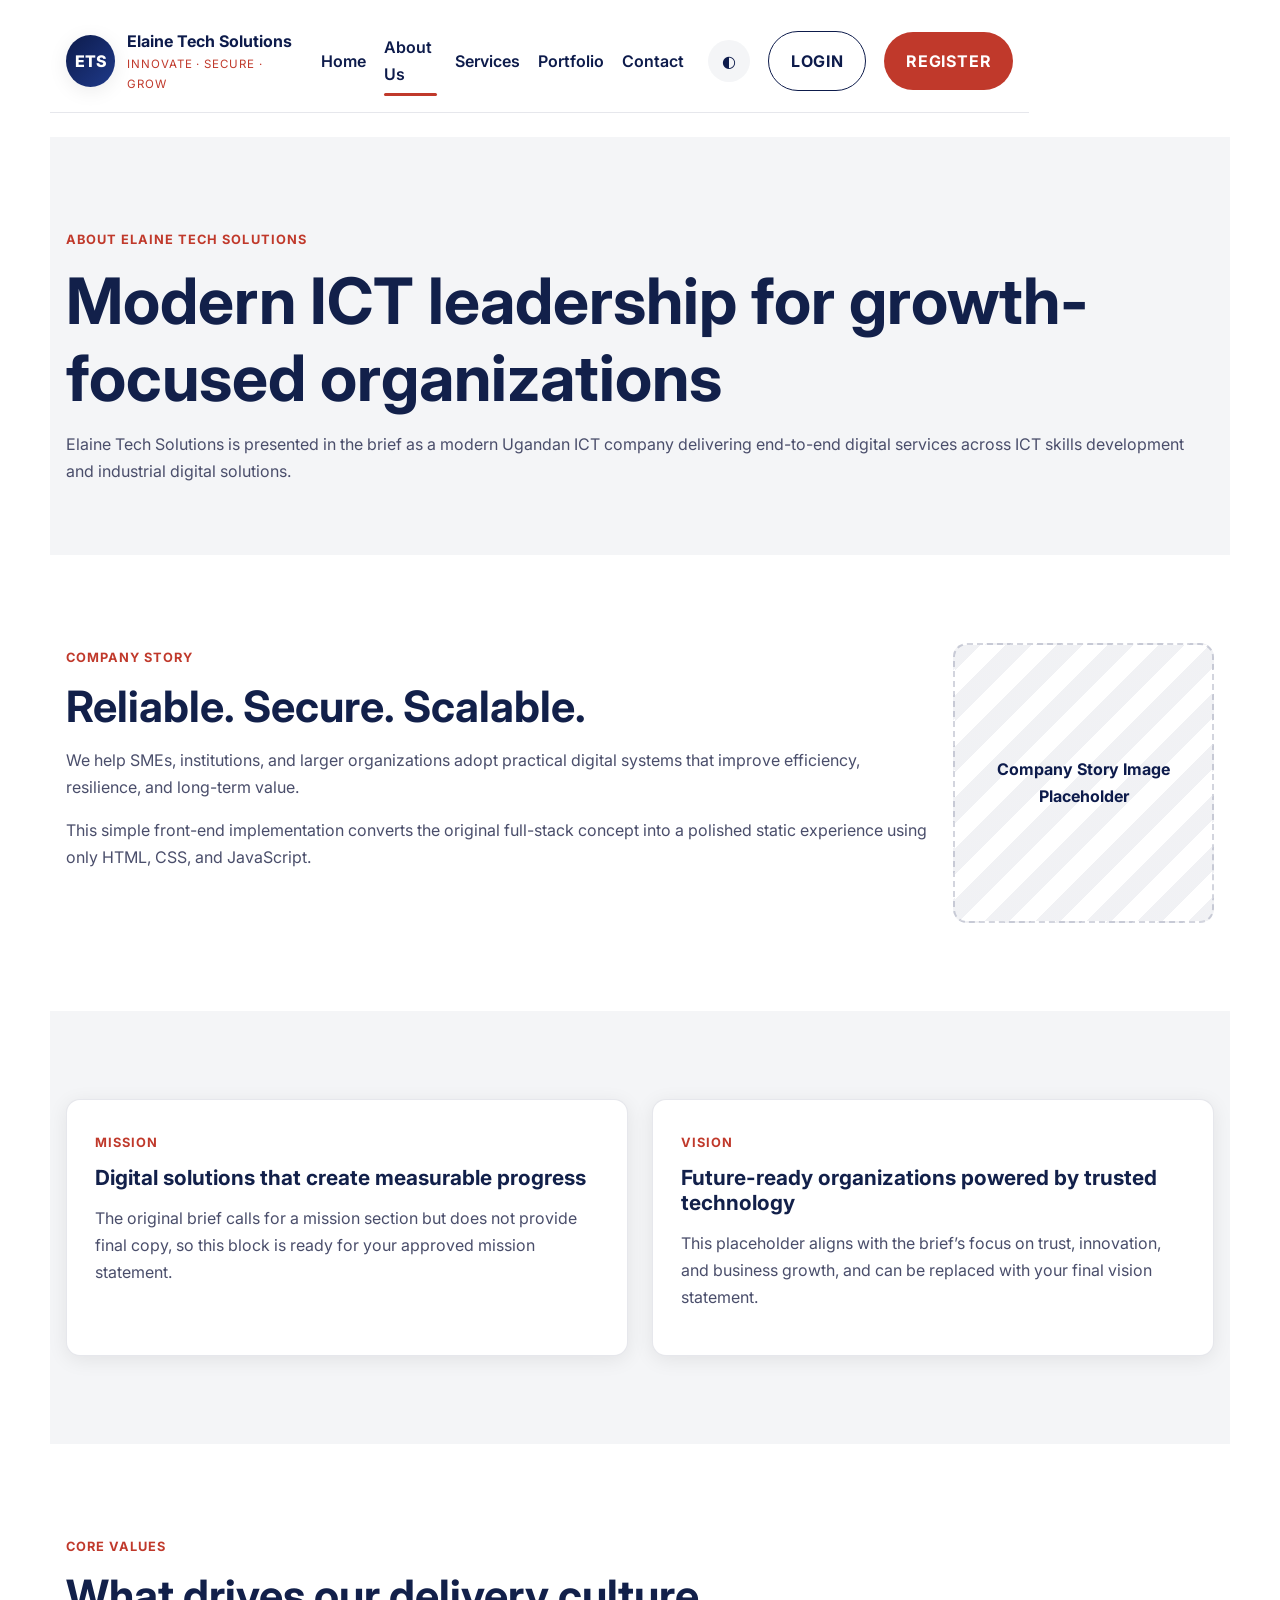
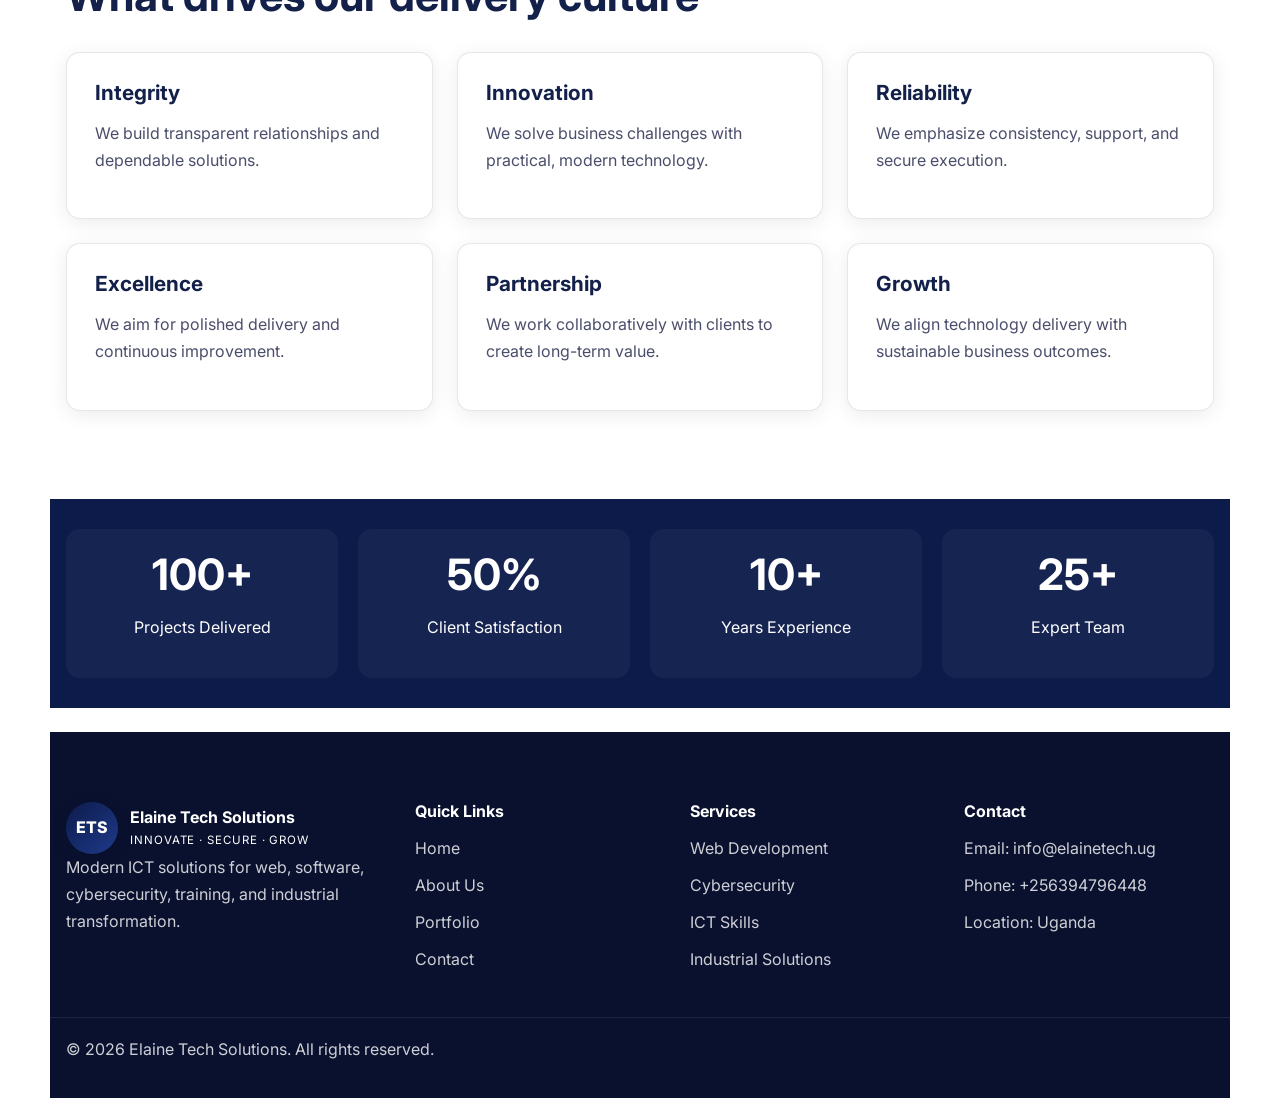
<file: about.html>
<!DOCTYPE html>
<html lang="en">
<head>
  <meta charset="UTF-8" />
  <meta name="viewport" content="width=device-width, initial-scale=1.0" />
  <title>About | Elaine Tech Solutions</title>
  <link rel="preconnect" href="https://fonts.googleapis.com" />
  <link rel="preconnect" href="https://fonts.gstatic.com" crossorigin />
  <link href="https://fonts.googleapis.com/css2?family=Inter:wght@400;500;600;700;800&display=swap" rel="stylesheet" />
  <link rel="stylesheet" href="style.css" />
</head>
<body>
    <div class="container utility-wrap">
  <header class="site-header"><div class="container nav-wrap"><a class="brand" href="index.html"><span class="brand-mark">ETS</span><span><strong>Elaine Tech Solutions</strong><small>INNOVATE · SECURE · GROW</small></span></a><button class="nav-toggle" aria-label="Toggle navigation">☰</button><nav class="site-nav"><a href="index.html">Home</a><a class="active" href="about.html">About Us</a><a href="services.html">Services</a><a href="portfolio.html">Portfolio</a><a href="contact.html">Contact</a></nav><div class="nav-actions"><button id="themeToggle" class="theme-toggle" aria-label="Toggle dark mode">◐</button><a class="btn btn-ghost" href="contact.html">Login</a><a class="btn btn-primary" href="contact.html">Register</a></div></div></header>

  <main>
    <section class="page-hero section-pad light-section">
      <div class="container reveal">
        <span class="eyebrow">About Elaine Tech Solutions</span>
        <h1>Modern ICT leadership for growth-focused organizations</h1>
        <p>Elaine Tech Solutions is presented in the brief as a modern Ugandan ICT company delivering end-to-end digital services across ICT skills development and industrial digital solutions.</p>
      </div>
    </section>

    <section class="section-pad">
      <div class="container split-feature">
        <div class="feature-copy reveal">
          <span class="eyebrow">Company story</span>
          <h2>Reliable. Secure. Scalable.</h2>
          <p>We help SMEs, institutions, and larger organizations adopt practical digital systems that improve efficiency, resilience, and long-term value.</p>
          <p>This simple front-end implementation converts the original full-stack concept into a polished static experience using only HTML, CSS, and JavaScript.</p>
        </div>
        <div class="feature-visual reveal">
          <div class="visual-block">Company Story Image Placeholder</div>
        </div>
      </div>
    </section>

    <section class="section-pad light-section">
      <div class="container card-grid two-col-grid">
        <article class="card reveal">
          <span class="eyebrow">Mission</span>
          <h3>Digital solutions that create measurable progress</h3>
          <p>The original brief calls for a mission section but does not provide final copy, so this block is ready for your approved mission statement.</p>
        </article>
        <article class="card reveal">
          <span class="eyebrow">Vision</span>
          <h3>Future-ready organizations powered by trusted technology</h3>
          <p>This placeholder aligns with the brief’s focus on trust, innovation, and business growth, and can be replaced with your final vision statement.</p>
        </article>
      </div>
    </section>

    <section class="section-pad">
      <div class="container">
        <div class="section-head reveal">
          <span class="eyebrow">Core values</span>
          <h2>What drives our delivery culture</h2>
        </div>
        <div class="card-grid services-grid">
          <article class="card reveal">
            <h3>Integrity</h3>
            <p>We build transparent relationships and dependable solutions.</p>
          </article>
          <article class="card reveal">
            <h3>Innovation</h3>
            <p>We solve business challenges with practical, modern technology.</p>
          </article>
          <article class="card reveal">
            <h3>Reliability</h3>
            <p>We emphasize consistency, support, and secure execution.</p>
          </article>
          <article class="card reveal">
            <h3>Excellence</h3>
            <p>We aim for polished delivery and continuous improvement.</p>
          </article>
          <article class="card reveal">
            <h3>Partnership</h3>
            <p>We work collaboratively with clients to create long-term value.</p>
          </article>
          <article class="card reveal">
            <h3>Growth</h3>
            <p>We align technology delivery with sustainable business outcomes.</p>
          </article>
        </div>
      </div>
    </section>

    <section class="stats-band">
      <div class="container stats-grid">
        <div class="stat-item reveal">
          <h2><span class="counter" data-target="200">0</span>+</h2>
          <p>Projects Delivered</p>
        </div>
        <div class="stat-item reveal">
          <h2><span class="counter" data-target="98">0</span>%</h2>
          <p>Client Satisfaction</p>
        </div>
        <div class="stat-item reveal">
          <h2><span class="counter" data-target="10">0</span>+</h2>
          <p>Years Experience</p>
        </div>
        <div class="stat-item reveal">
          <h2><span class="counter" data-target="50">0</span>+</h2>
          <p>Expert Team</p></div>
      </div>
    </section>
  </main>

  <footer class="site-footer">
    <div class="container footer-grid">
      <div>
        <div class="brand footer-brand">
          <span class="brand-mark">ETS</span>
          <span><strong>Elaine Tech Solutions</strong>
            <small>INNOVATE · SECURE · GROW</small></span>
          </div>
          <p>Modern ICT solutions for web, software, cybersecurity, training, and industrial transformation.</p>
        </div>
        <div>
          <h4>Quick Links</h4>
          <a href="index.html">Home</a>
          <a href="about.html">About Us</a>
          <a href="portfolio.html">Portfolio</a>
          <a href="contact.html">Contact</a>
        </div>
        <div>
          <h4>Services</h4>
          <a href="services.html">Web Development</a>
          <a href="services.html">Cybersecurity</a>
          <a href="services.html">ICT Skills</a>
          <a href="services.html">Industrial Solutions</a>
        </div>
        <div>
          <h4>Contact</h4>
          <p>Email: info@elainetech.ug</p>
        <p>Phone: +256394796448</p>
          <p>Location: Uganda</p>
        </div>
      </div>
      <div class="footer-bottom">
        <div class="container">
          <p>© 2026 Elaine Tech Solutions. All rights reserved.</p>
        </div>
      </div>
    </footer>
  <script src="main.js"></script>
</body>
</html>
</file>
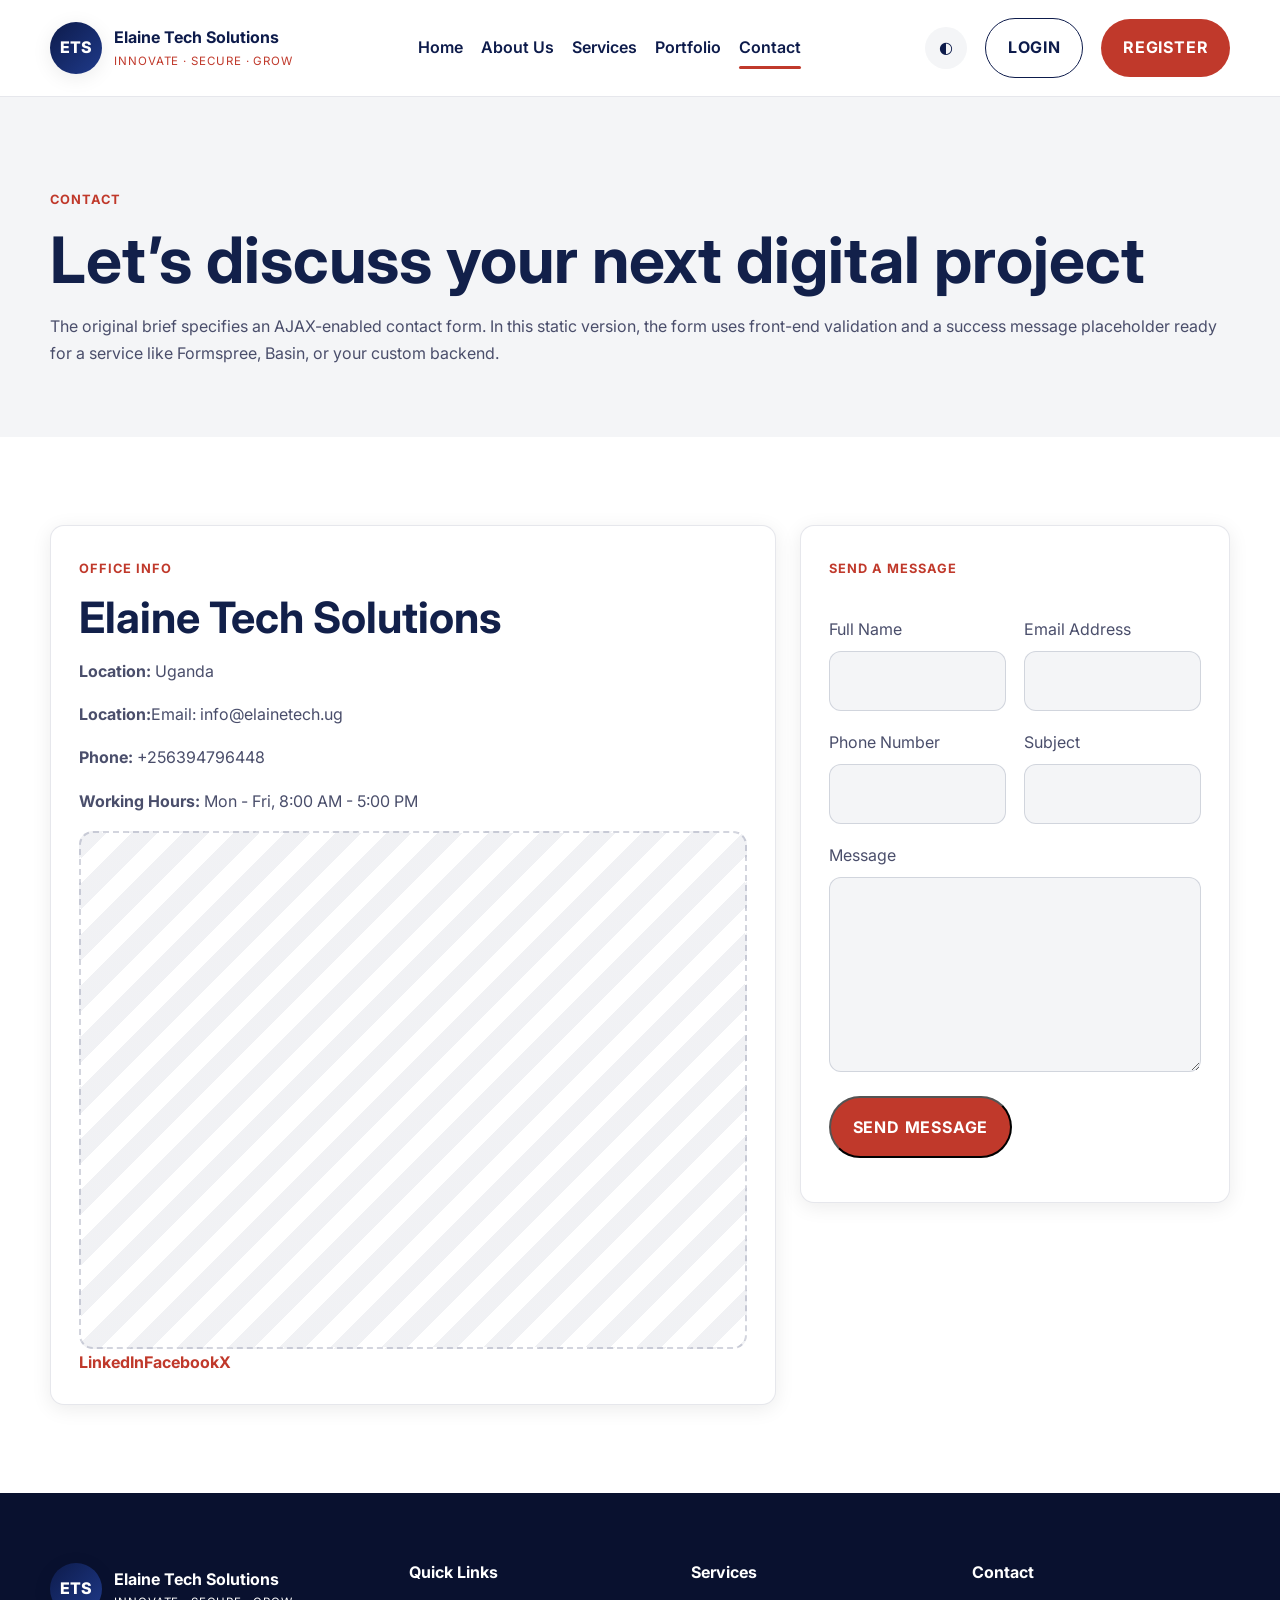
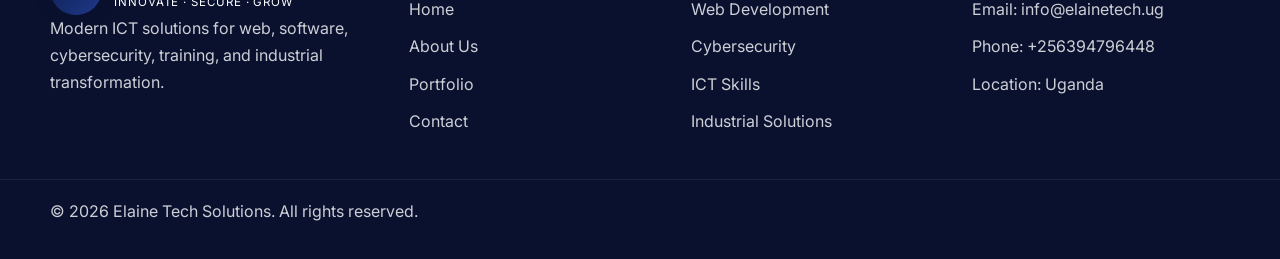
<file: contact.html>
<!DOCTYPE html>
<html lang="en">
<head>
  <meta charset="UTF-8" />
  <meta name="viewport" content="width=device-width, initial-scale=1.0" />
  <title>Contact | Elaine Tech Solutions</title>
  <link rel="preconnect" href="https://fonts.googleapis.com" />
  <link rel="preconnect" href="https://fonts.gstatic.com" crossorigin />
  <link href="https://fonts.googleapis.com/css2?family=Inter:wght@400;500;600;700;800&display=swap" rel="stylesheet" />
  <link rel="stylesheet"  href="style.css" />
</head>
<body>
  <header class="site-header"><div class="container nav-wrap"><a class="brand" href="index.html"><span class="brand-mark">ETS</span><span><strong>Elaine Tech Solutions</strong><small>INNOVATE · SECURE · GROW</small></span></a><button class="nav-toggle" aria-label="Toggle navigation">☰</button><nav class="site-nav"><a href="index.html">Home</a><a href="about.html">About Us</a><a href="services.html">Services</a><a href="portfolio.html">Portfolio</a><a class="active" href="contact.html">Contact</a></nav><div class="nav-actions"><button id="themeToggle" class="theme-toggle" aria-label="Toggle dark mode">◐</button><a class="btn btn-ghost" href="contact.html">Login</a><a class="btn btn-primary" href="contact.html">Register</a></div></div></header>

  <main>
    <section class="page-hero section-pad light-section">
      <div class="container reveal">
        <span class="eyebrow">Contact</span>
        <h1>Let’s discuss your next digital project</h1>
        <p>The original brief specifies an AJAX-enabled contact form. In this static version, the form uses front-end validation and a success message placeholder ready for a service like Formspree, Basin, or your custom backend.</p>
      </div>
    </section>

    <section class="section-pad">
      <div class="container contact-grid">
        <div class="card reveal office-card">
          <span class="eyebrow">Office info</span>
          <h2>Elaine Tech Solutions</h2>
          <p><strong>Location:</strong> Uganda</p>
           <p> <strong>Location:</strong>Email: info@elainetech.ug</p>
          <p> <strong>Phone:</strong> +256394796448</p>
          <p><strong>Working Hours:</strong> Mon - Fri, 8:00 AM - 5:00 PM</p>
          <div class="map-placeholder"><iframe src="https://www.google.com/maps/embed?pb=!1m14!1m12!1m3!1d1303.3413787310585!2d32.573762746092996!3d0.3309607681347147!2m3!1f0!2f0!3f0!3m2!1i1024!2i768!4f13.1!5e1!3m2!1sen!2sug!4v1776178247468!5m2!1sen!2sug" width="600" height="450" style="border:0;" allowfullscreen="" loading="lazy" referrerpolicy="no-referrer-when-downgrade"></iframe></div>
          <div class="social-row"><a href="#">LinkedIn</a><a href="#">Facebook</a><a href="#">X</a></div>
        </div>

        <form class="card reveal contact-form" id="contactForm">
          <span class="eyebrow">Send a message</span>
          <div class="form-grid">
            <label><span>Full Name</span><input type="text" name="name" required /></label>
            <label><span>Email Address</span><input type="email" name="email" required /></label>
            <label><span>Phone Number</span><input type="text" name="phone" /></label>
            <label><span>Subject</span><input type="text" name="subject" required /></label>
            <label class="full"><span>Message</span><textarea name="message" rows="6" required></textarea></label>
          </div>
          <button class="btn btn-primary" type="submit">Send Message</button>
          <p id="formMessage" class="form-message"></p>
        </form>
      </div>
    </section>
  </main>

  <footer class="site-footer"><div class="container footer-grid"><div>
    <div class="brand footer-brand"><span class="brand-mark">ETS</span>
      <span><strong>Elaine Tech Solutions</strong><small>INNOVATE · SECURE · GROW</small></span></div>
      <p>Modern ICT solutions for web, software, cybersecurity, training, and industrial transformation.</p></div>
      <div>
        <h4>Quick Links</h4>
        <a href="index.html">Home</a>
        <a href="about.html">About Us</a>
        <a href="portfolio.html">Portfolio</a>
        <a href="contact.html">Contact</a>
      </div>
      <div>
        <h4>Services</h4>
        <a href="services.html">Web Development</a>
        <a href="services.html">Cybersecurity</a>
        <a href="services.html">ICT Skills</a>
        <a href="services.html">Industrial Solutions</a>
      </div><div><h4>Contact</h4>
       <p>Email: info@elainetech.ug</p>
        <p>Phone: +256394796448</p>
        <p>Location: Uganda</p>
      </div>
    </div>
    <div class="footer-bottom">
      <div class="container">
        <p>© 2026 Elaine Tech Solutions. All rights reserved.</p>
      </div>
    </div>
  </footer>
  <script src="main.js"></script>
</body>
</html>
</file>
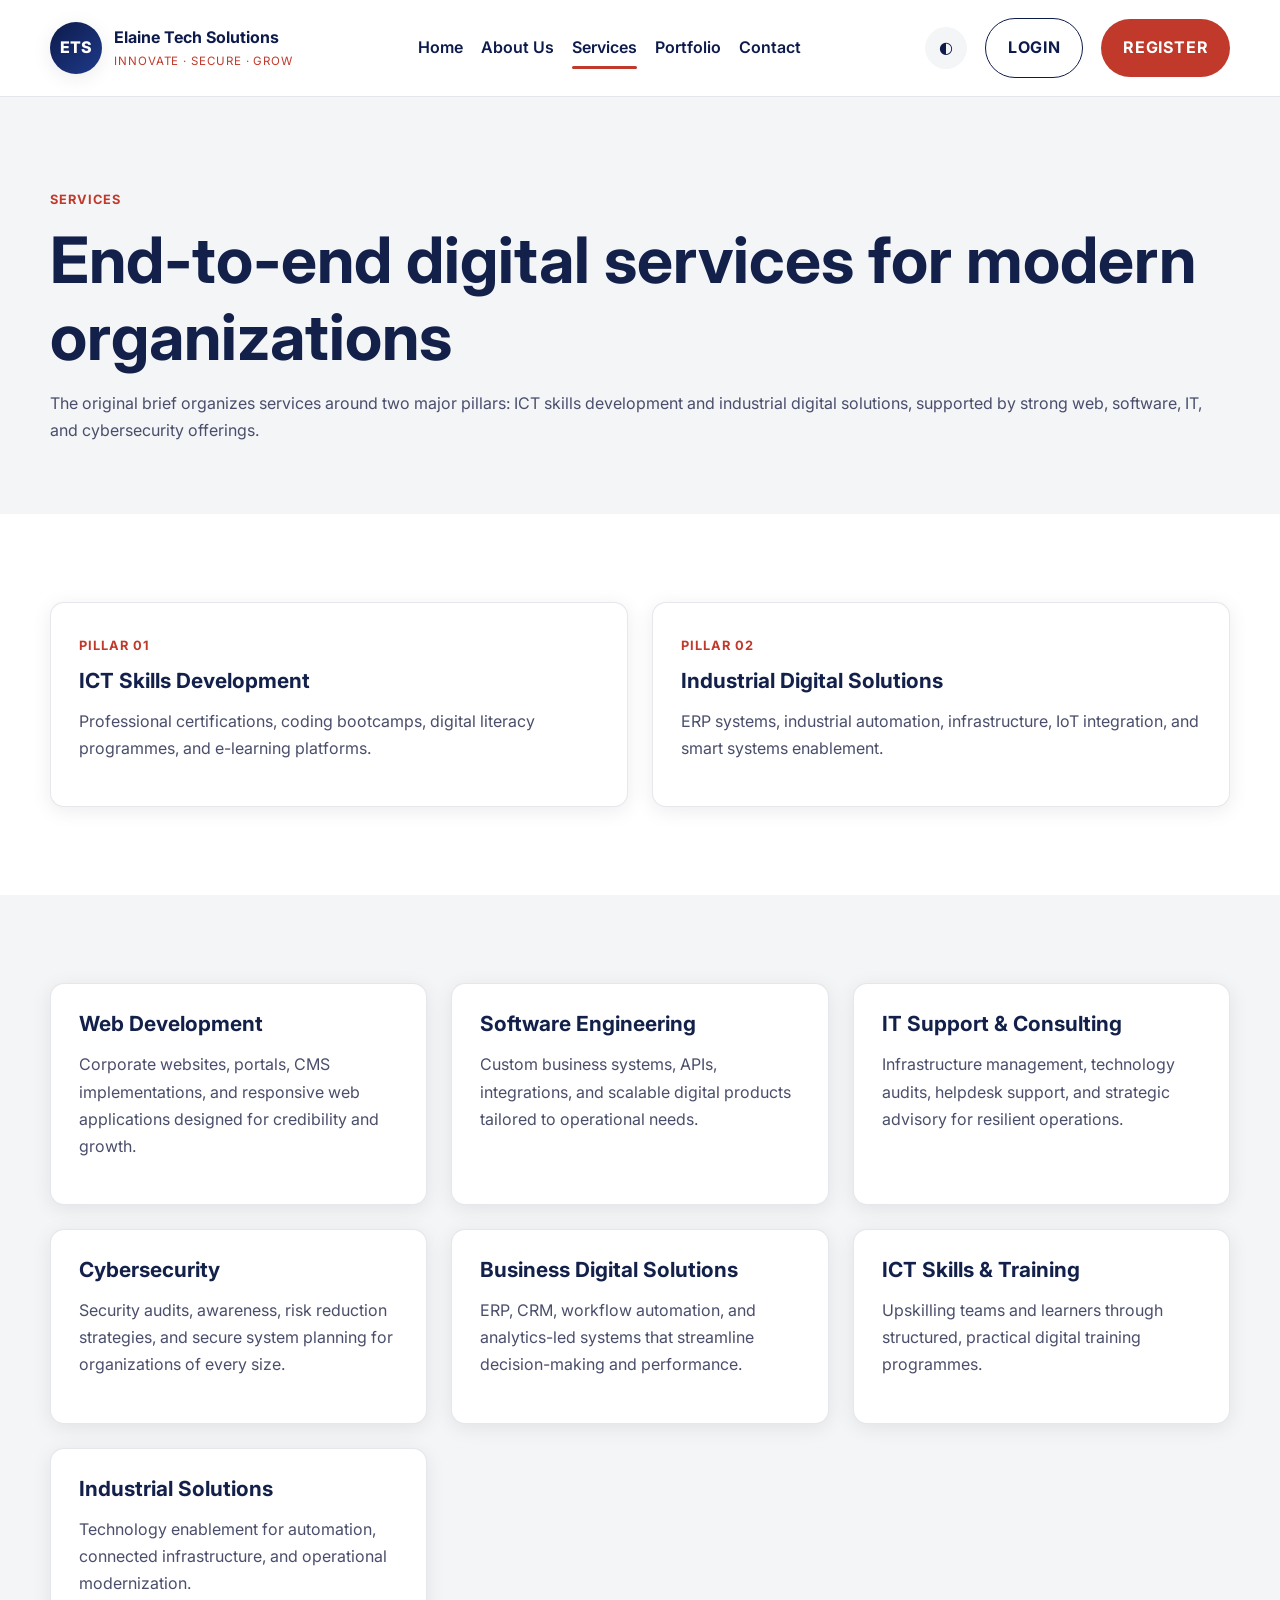
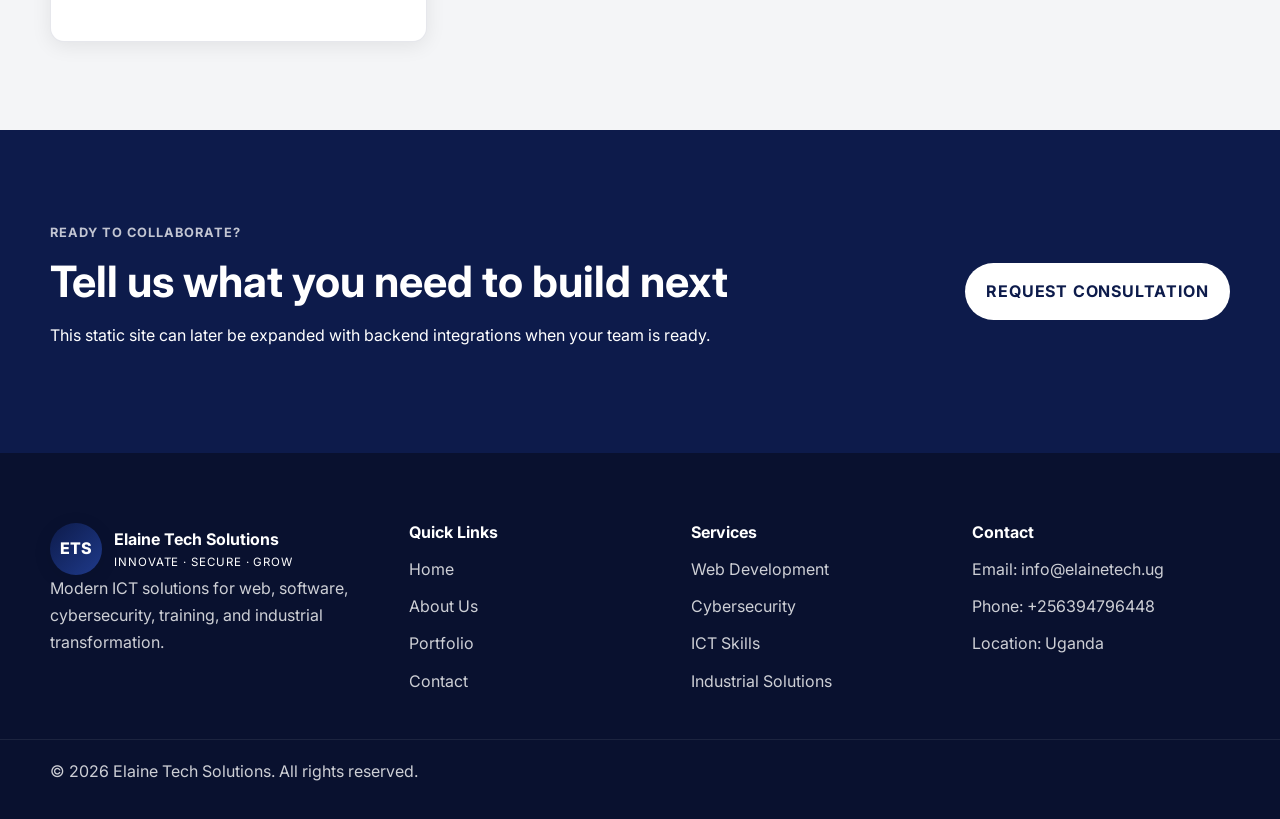
<file: services.html>
<!DOCTYPE html>
<html lang="en">
<head>
  <meta charset="UTF-8" />
  <meta name="viewport" content="width=device-width, initial-scale=1.0" />
  <title>Services | Elaine Tech Solutions</title>
  <link rel="preconnect" href="https://fonts.googleapis.com" />
  <link rel="preconnect" href="https://fonts.gstatic.com" crossorigin />
  <link href="https://fonts.googleapis.com/css2?family=Inter:wght@400;500;600;700;800&display=swap" rel="stylesheet" />
  <link rel="stylesheet" href="style.css" />
</head>
<body>
  <header class="site-header"><div class="container nav-wrap"><a class="brand" href="index.html"><span class="brand-mark">ETS</span><span><strong>Elaine Tech Solutions</strong><small>INNOVATE · SECURE · GROW</small></span></a><button class="nav-toggle" aria-label="Toggle navigation">☰</button><nav class="site-nav"><a href="index.html">Home</a><a href="about.html">About Us</a><a class="active" href="services.html">Services</a><a href="portfolio.html">Portfolio</a><a href="contact.html">Contact</a></nav><div class="nav-actions"><button id="themeToggle" class="theme-toggle" aria-label="Toggle dark mode">◐</button><a class="btn btn-ghost" href="contact.html">Login</a><a class="btn btn-primary" href="contact.html">Register</a></div></div></header>

  <main>
    <section class="page-hero section-pad light-section">
      <div class="container reveal">
        <span class="eyebrow">Services</span>
        <h1>End-to-end digital services for modern organizations</h1>
        <p>The original brief organizes services around two major pillars: ICT skills development and industrial digital solutions, supported by strong web, software, IT, and cybersecurity offerings.</p>
      </div>
    </section>

    <section class="section-pad">
      <div class="container card-grid two-col-grid">
        <article class="card reveal">
          <span class="eyebrow">Pillar 01</span>
          <h3>ICT Skills Development</h3>
          <p>Professional certifications, coding bootcamps, digital literacy programmes, and e-learning platforms.</p>
        </article>
        <article class="card reveal">
          <span class="eyebrow">Pillar 02</span>
          <h3>Industrial Digital Solutions</h3>
          <p>ERP systems, industrial automation, infrastructure, IoT integration, and smart systems enablement.</p>
        </article>
      </div>
    </section>

    <section class="section-pad light-section">
      <div class="container">
        <div class="card-grid services-grid service-detail-grid">
          <article class="card reveal">
          <h3>Web Development</h3>
          <p>Corporate websites, portals, CMS implementations, and responsive web applications designed for credibility and growth.</p>
        </article>
          <article class="card reveal">
            <h3>Software Engineering</h3>
            <p>Custom business systems, APIs, integrations, and scalable digital products tailored to operational needs.</p>
          </article>
          <article class="card reveal">
            <h3>IT Support & Consulting</h3>
            <p>Infrastructure management, technology audits, helpdesk support, and strategic advisory for resilient operations.</p>
          </article>
          <article class="card reveal">
            <h3>Cybersecurity</h3>
            <p>Security audits, awareness, risk reduction strategies, and secure system planning for organizations of every size.</p>
          </article>
          <article class="card reveal">
            <h3>Business Digital Solutions</h3>
            <p>ERP, CRM, workflow automation, and analytics-led systems that streamline decision-making and performance.</p>
          </article>
          <article class="card reveal">
            <h3>ICT Skills & Training</h3>
            <p>Upskilling teams and learners through structured, practical digital training programmes.</p>
          </article>
          <article class="card reveal">
            <h3>Industrial Solutions</h3>
            <p>Technology enablement for automation, connected infrastructure, and operational modernization.</p>
          </article>
        </div>
      </div>
    </section>

    <section class="cta-band section-pad">
      <div class="container cta-wrap reveal">
        <div>
          <span class="eyebrow light">Ready to collaborate?</span>
          <h2>Tell us what you need to build next</h2>
          <p>This static site can later be expanded with backend integrations when your team is ready.</p>
        </div>
        <a class="btn btn-light" href="contact.html">Request Consultation</a>
      </div>
    </section>
  </main>

  <footer class="site-footer">
    <div class="container footer-grid">
      <div>
        <div class="brand footer-brand">
          <span class="brand-mark">ETS</span>
          <span>
            <strong>Elaine Tech Solutions</strong>
            <small>INNOVATE · SECURE · GROW</small>
          </span>
        </div>
        <p>Modern ICT solutions for web, software, cybersecurity, training, and industrial transformation.</p>
      </div>
      <div>
        <h4>Quick Links</h4>
        <a href="index.html">Home</a>
        <a href="about.html">About Us</a>
        <a href="portfolio.html">Portfolio</a>
        <a href="contact.html">Contact</a>
      </div>
      <div>
        <h4>Services</h4>
        <a href="services.html">Web Development</a>
        <a href="services.html">Cybersecurity</a>
        <a href="services.html">ICT Skills</a>
        <a href="services.html">Industrial Solutions</a>
      </div>
      <div>
        <h4>Contact</h4>
        <p>Email: info@elainetech.ug</p>
        <p>Phone: +256394796448</p>
        <p>Location: Uganda</p>
      </div>
    </div>
        <div class="footer-bottom">
          <div class="container">
            <p>© 2026 Elaine Tech Solutions. All rights reserved.</p>
          </div>
        </div>
      </footer>
  <script src="main.js"></script>
</body>
</html>
</file>
<file: style.css>
:root {
  --navy: #0D1B4B;
  --red: #C0392B;
  --white: #FFFFFF;
  --light: #F4F5F7;
  --text: #4A4E6B;
  --heading: #12204a;
  --shadow: 0 4px 20px rgba(0,0,0,0.08);
  --radius: 14px;
  --container: 1180px;
  --border: rgba(13,27,75,0.10);
}

* {
  box-sizing: border-box;
}

html {
  scroll-behavior: smooth;
}

body {
  margin: 0;
  font-family: 'Inter', Arial, sans-serif;
  color: var(--text);
  background: var(--white);
  line-height: 1.7;
}

img {
  max-width: 100%;
  display: block;
}

a {
  color: inherit;
  text-decoration: none;
}

button,
input,
textarea {
  font: inherit;
}

.container {
  width: min(100% - 2rem, var(--container));
  margin: 0 auto;
}

.section-pad {
  padding: 88px 0;
}

.light-section {
  background: var(--light);
}

.eyebrow {
  display: inline-block;
  text-transform: uppercase;
  letter-spacing: 0.08em;
  color: var(--red);
  font-size: 0.8rem;
  font-weight: 700;
  margin-bottom: 12px;
}

.eyebrow.light {
  color: rgba(255,255,255,0.75);
}

h1,
h2,
h3,
h4 {
  color: var(--heading);
  line-height: 1.2;
  margin: 0 0 14px;
}

h1 {
  font-size: clamp(2.2rem, 5vw, 4rem);
}

h2 {
  font-size: clamp(1.8rem, 4vw, 2.7rem);
}

h3 {
  font-size: 1.3rem;
}

p {
  margin: 0 0 1rem;
}

.utility-bar {
  background: #09112f;
  color: rgba(255,255,255,0.82);
  font-size: 0.92rem;
}

.utility-wrap,
.nav-wrap,
.cta-wrap,
.contact-grid,
.split-feature,
.hero-grid {
  display: flex;
  gap: 24px;
}

.utility-wrap {
  justify-content: space-between;
  align-items: center;
  padding: 10px 0;
  flex-wrap: wrap;
}

.utility-left,
.utility-right {
  display: flex;
  gap: 18px;
  flex-wrap: wrap;
}

.site-header {
  position: sticky;
  top: 0;
  z-index: 100;
  background: rgba(255,255,255,0.96);
  backdrop-filter: blur(10px);
  border-bottom: 1px solid var(--border);
}

.nav-wrap {
  align-items: center;
  justify-content: space-between;
  padding: 18px 0;
}

.brand {
  display: inline-flex;
  align-items: center;
  gap: 12px;
}

.brand strong {
  display: block;
  color: var(--navy);
}

.brand small {
  display: block;
  color: var(--red);
  font-size: 0.72rem;
  letter-spacing: 0.08em;
}

.brand-mark {
  width: 52px;
  height: 52px;
  border-radius: 50%;
  background: linear-gradient(135deg, var(--navy), #1f3a8a);
  color: var(--white);
  display: grid;
  place-items: center;
  font-weight: 800;
  box-shadow: var(--shadow);
}

.site-nav,
.nav-actions {
  display: flex;
  align-items: center;
  gap: 18px;
}

.site-nav a {
  position: relative;
  font-weight: 600;
  color: var(--navy);
}

.site-nav a.active::after,
.site-nav a:hover::after {
  content: '';
  position: absolute;
  left: 0;
  bottom: -8px;
  width: 100%;
  height: 3px;
  border-radius: 999px;
  background: var(--red);
}

.nav-toggle,
.theme-toggle,
.carousel-btn,
.dot,
.filter-btn {
  border: 0;
  cursor: pointer;
}

.nav-toggle {
  display: none;
  background: transparent;
  font-size: 1.8rem;
  color: var(--navy);
}

.theme-toggle {
  width: 42px;
  height: 42px;
  border-radius: 50%;
  background: var(--light);
  color: var(--navy);
}

.btn {
  display: inline-flex;
  align-items: center;
  justify-content: center;
  padding: 0.95rem 1.35rem;
  border-radius: 999px;
  font-weight: 700;
  letter-spacing: 0.05em;
  text-transform: uppercase;
  transition: 0.3s ease;
}

.btn:hover {
  transform: translateY(-2px);
}

.btn-primary {
  background: var(--red);
  color: var(--white);
}

.btn-ghost {
  border: 1px solid var(--navy);
  color: var(--navy);
}

.btn-outline {
  border: 1px solid var(--red);
  color: var(--red);
}

.btn-light {
  background: var(--white);
  color: var(--navy);
}

/* Hero */
.hero {
  position: relative;
}

.hero::before {
  content: "";
  position: absolute;
  inset: 0;
  background: rgba(0, 0, 0, 0.45); /* darker but clearer */
  z-index: 1;
}
.hero-section {
  position: relative;
  height: 80vh;
  display: grid;
  place-items: center;
  text-align: center;
  color: #fff;
  padding: 0 20px;
  opacity: .7;
  background:
    linear-gradient(rgba(0,0,0,.7), rgba(46,125,50,.4)),
    url('https://images.unsplash.com/photo-1498050108023-c5249f4df085') center/cover no-repeat;
  background-attachment: fixed;
  animation: zoomBg 20s ease-in-out infinite alternate;
}

.hero-inner {
  display: grid;
  grid-template-columns: 1fr 420px;
  gap: 52px;
  align-items: center;
}

.hero-text h1 {
  font-size: clamp(2rem, 4vw, 3.2rem);
  font-weight: 800;
  color: #fff;
  line-height: 1.15;
  margin: 0 0 18px;
}

.hero-accent {
  color: #e07b6a;
}

.hero-text .eyebrow {
  background: rgba(192, 57, 43, 0.15);
  border: 1px solid rgba(192, 57, 43, 0.35);
  padding: 4px 14px;
  border-radius: 999px;
  color: #e07b6a;
}

.hero-text p {
  color: rgba(255, 255, 255, 0.82);
  font-size: 1.05rem;
  max-width: 520px;
  margin: 0 0 20px;
}

.hero-bullets {
  list-style: none;
  padding: 0;
  margin: 0 0 28px;
  display: flex;
  flex-direction: column;
  gap: 8px;
}

.hero-bullets li {
  color: rgba(255, 255, 255, 0.75);
  font-size: 0.92rem;
  padding-left: 18px;
  position: relative;
}

.hero-bullets li::before {
  content: '';
  position: absolute;
  left: 0;
  top: 50%;
  transform: translateY(-50%);
  width: 7px;
  height: 7px;
  border-radius: 50%;
  background: #C0392B;
}

.hero-actions {
  display: flex;
  gap: 14px;
  flex-wrap: wrap;
}

.btn-outline-light {
  border: 1.5px solid rgba(255, 255, 255, 0.5);
  color: #fff;
  border-radius: 999px;
  padding: 0.95rem 1.35rem;
  font-weight: 700;
  letter-spacing: 0.05em;
  text-transform: uppercase;
  display: inline-flex;
  align-items: center;
  transition: 0.3s ease;
}

.btn-outline-light:hover {
  border-color: #fff;
  transform: translateY(-2px);
}

/* Slideshow */
.hero-slideshow {
  position: relative;
}

.slideshow-track {
  position: relative;
  border-radius: 16px;
  overflow: hidden;
  aspect-ratio: 4 / 3;
  background: rgba(255, 255, 255, 0.06);
  border: 1.5px solid rgba(255, 255, 255, 0.15);
  box-shadow: 0 8px 40px rgba(0, 0, 0, 0.4);
}

.slide-item {
  position: absolute;
  inset: 0;
  opacity: 0;
  transition: opacity 0.7s ease;
  display: flex;
  align-items: flex-end;
}

.slide-item.active {
  opacity: 1;
}

.slide-item img {
  position: absolute;
  inset: 0;
  width: 100%;
  height: 100%;
  object-fit: cover;
}

.slide-fallback {
  position: absolute;
  inset: 0;
  display: none;
  flex-direction: column;
  align-items: center;
  justify-content: center;
  gap: 10px;
}

.slide-icon {
  font-size: 2rem;
  margin-bottom: 4px;
}

.slide-fallback span {
  font-size: 0.95rem;
  font-weight: 700;
  color: rgba(255, 255, 255, 0.9);
  text-align: center;
  padding: 0 1rem;
}

.slide-caption {
  position: relative;
  z-index: 2;
  width: 100%;
  padding: 12px 18px;
  background: linear-gradient(0deg, rgba(13, 27, 75, 0.9) 60%, transparent);
  color: #fff;
  font-size: 0.82rem;
  font-weight: 600;
}

.slideshow-controls {
  display: flex;
  align-items: center;
  justify-content: space-between;
  margin-top: 14px;
  padding: 0 4px;
}

.slide-arrow {
  width: 36px;
  height: 36px;
  border-radius: 50%;
  background: rgba(255, 255, 255, 0.12);
  border: 1px solid rgba(255, 255, 255, 0.25);
  color: #fff;
  font-size: 1rem;
  cursor: pointer;
  display: flex;
  align-items: center;
  justify-content: center;
  transition: background 0.2s;
}

.slide-arrow:hover {
  background: rgba(192, 57, 43, 0.7);
}

.slide-dots {
  display: flex;
  gap: 8px;
  align-items: center;
}

.sdot {
  width: 9px;
  height: 9px;
  border-radius: 50%;
  background: rgba(255, 255, 255, 0.3);
  border: none;
  cursor: pointer;
  padding: 0;
  transition: background 0.2s, transform 0.2s;
}

.sdot.active {
  background: #C0392B;
  transform: scale(1.35);
}

/* Responsive */
@media (max-width: 860px) {
  .hero-inner {
    grid-template-columns: 1fr;
    gap: 36px;
  }

  .slideshow-track {
    aspect-ratio: 16 / 9;
  }
}

.hero::before {
  content: "";
  position: absolute;
  inset: 0;
  background: rgba(0,0,0,.4);
}

.hero-content {
  position: relative;
  z-index: 1;
}

.hero-content h1 {
  font-size: 3rem;
  margin-bottom: 1rem;
}

.hero-content p {
  font-size: 1.2rem;
  max-width: 600px;
  margin: 0 auto 2rem;
}

@keyframes zoomBg {
  from {
    background-size: 100%;
  }
  to {
    background-size: 110%;
  }
}

.slide {
  display: none;
}

.slide.active {
  display: block;
}

.slide-card,
.visual-block,
.map-placeholder,
.gallery-item,
.project-thumb {
  min-height: 280px;
  border-radius: var(--radius);
  border: 2px dashed rgba(13,27,75,0.18);
  background: repeating-linear-gradient(135deg, rgba(13,27,75,0.06) 0 18px, rgba(255,255,255,0.9) 18px 36px);
  display: grid;
  place-items: center;
  text-align: center;
  padding: 2rem;
  color: var(--navy);
  font-weight: 700;
}

.carousel-controls {
  display: flex;
  align-items: center;
  justify-content: space-between;
  margin-top: 16px;
}

.carousel-btn {
  width: 42px;
  height: 42px;
  border-radius: 50%;
  background: var(--navy);
  color: var(--white);
}

.dots {
  display: flex;
  gap: 10px;
}

.dot {
  width: 11px;
  height: 11px;
  border-radius: 50%;
  background: rgba(13,27,75,0.25);
}

.dot.active {
  background: var(--red);
}

.stats-band,
.cta-band {
  background: var(--navy);
  color: var(--white);
}

.stats-grid {
  display: grid;
  grid-template-columns: repeat(4, 1fr);
  gap: 20px;
  padding: 30px 0;
}

.stat-item {
  text-align: center;
  padding: 20px;
  border-radius: var(--radius);
  background: rgba(255,255,255,0.04);
}

.stat-item h2,
.cta-band h2 {
  color: var(--white);
}

.section-head {
  max-width: 720px;
  margin-bottom: 30px;
}

.card-grid {
  display: grid;
  grid-template-columns: repeat(3, 1fr);
  gap: 24px;
}

.two-col-grid {
  grid-template-columns: repeat(2, 1fr);
}

.card,
.project-card,
.office-card,
.contact-form {
  background: var(--white);
  border: 1px solid var(--border);
  border-radius: var(--radius);
  padding: 28px;
  box-shadow: var(--shadow);
  transition: 0.3s ease;
}

.card:hover,
.project-card:hover {
  transform: translateY(-4px);
}

.card a,
.project-card a {
  color: var(--red);
  font-weight: 700;
}

.gallery-strip {
  display: grid;
  grid-template-columns: repeat(4, 1fr);
  gap: 18px;
}

.gallery-item {
  min-height: 160px;
}

.portfolio-preview,
.portfolio-grid,
.services-grid,
.testimonials-grid {
  align-items: stretch;
}

.project-thumb {
  min-height: 190px;
  margin-bottom: 16px;
}

.tag {
  display: inline-block;
  padding: 0.38rem 0.72rem;
  border-radius: 999px;
  background: rgba(192,57,43,0.1);
  color: var(--red);
  font-size: 0.8rem;
  font-weight: 700;
  margin-bottom: 14px;
}

.cta-wrap {
  align-items: center;
  justify-content: space-between;
}

.site-footer {
  background: #09112f;
  color: rgba(255,255,255,0.8);
}

.footer-grid {
  display: grid;
  grid-template-columns: 1.3fr 1fr 1fr 1fr;
  gap: 24px;
  padding: 70px 0 34px;
}

.footer-grid h4 {
  color: var(--white);
}

.footer-grid a,
.footer-grid p {
  display: block;
  margin-bottom: 10px;
}

.footer-brand strong,
.footer-brand small {
  color: var(--white);
}

.footer-bottom {
  border-top: 1px solid rgba(255,255,255,0.08);
  padding: 18px 0;
}

.page-hero {
  padding-bottom: 54px;
}

.filter-bar {
  display: flex;
  gap: 12px;
  flex-wrap: wrap;
  margin-bottom: 28px;
}

.filter-btn {
  padding: 0.8rem 1rem;
  border-radius: 999px;
  background: var(--light);
  color: var(--navy);
  font-weight: 700;
}

.filter-btn.active {
  background: var(--red);
  color: var(--white);
}

.contact-grid {
  align-items: start;
}

.form-grid {
  display: grid;
  grid-template-columns: repeat(2, 1fr);
  gap: 18px;
  margin: 24px 0;
}

.form-grid label {
  display: grid;
  gap: 8px;
}

.form-grid .full {
  grid-column: 1 / -1;
}

input,
textarea {
  width: 100%;
  padding: 0.95rem 1rem;
  border-radius: 12px;
  border: 1px solid rgba(13,27,75,0.15);
  background: var(--light);
}

.form-message {
  margin-top: 16px;
  font-weight: 600;
}

.reveal {
  opacity: 0;
  transform: translateY(18px);
  transition: opacity 0.6s ease, transform 0.6s ease;
}

.reveal.visible {
  opacity: 1;
  transform: translateY(0);
}

.dark-mode {
  --white: #0f172a;
  --light: #111827;
  --text: #cbd5e1;
  --heading: #f8fafc;
  --border: rgba(255,255,255,0.10);
  background: #0f172a;
}

.dark-mode body,
body.dark-mode {
  background: #0f172a;
  color: var(--text);
}

body.dark-mode .site-header {
  background: rgba(15,23,42,0.95);
}

body.dark-mode .site-nav a,
body.dark-mode .brand strong,
body.dark-mode .theme-toggle {
  color: #f8fafc;
}

body.dark-mode .card,
body.dark-mode .project-card,
body.dark-mode .office-card,
body.dark-mode .contact-form,
body.dark-mode .hero-carousel {
  background: #111827;
}

body.dark-mode .filter-btn {
  background: #1f2937;
  color: #f8fafc;
}

body.dark-mode .gallery-item,
body.dark-mode .slide-card,
body.dark-mode .visual-block,
body.dark-mode .map-placeholder,
body.dark-mode .project-thumb {
  background: repeating-linear-gradient(135deg, rgba(255,255,255,0.06) 0 18px, rgba(17,24,39,1) 18px 36px);
  color: #f8fafc;
}

@media (max-width: 980px) {
  .hero-grid,
  .split-feature,
  .contact-grid,
  .cta-wrap {
    flex-direction: column;
  }

  .card-grid,
  .stats-grid,
  .gallery-strip,
  .footer-grid,
  .two-col-grid {
    grid-template-columns: 1fr 1fr;
  }

  .site-nav {
    display: none;
    position: absolute;
    left: 1rem;
    right: 1rem;
    top: calc(100% + 10px);
    background: var(--white);
    border: 1px solid var(--border);
    border-radius: var(--radius);
    box-shadow: var(--shadow);
    padding: 16px;
    flex-direction: column;
    align-items: flex-start;
  }

  body.dark-mode .site-nav {
    background: #111827;
  }

  .site-nav.open {
    display: flex;
  }

  .nav-toggle {
    display: inline-block;
  }
}

@media (max-width: 680px) {
  .nav-actions .btn {
    display: none;
  }

  .card-grid,
  .stats-grid,
  .gallery-strip,
  .footer-grid,
  .two-col-grid,
  .form-grid {
    grid-template-columns: 1fr;
  }

  .section-pad {
    padding: 72px 0;
  }

  .brand-mark {
    width: 44px;
    height: 44px;
  }
}
</file>
